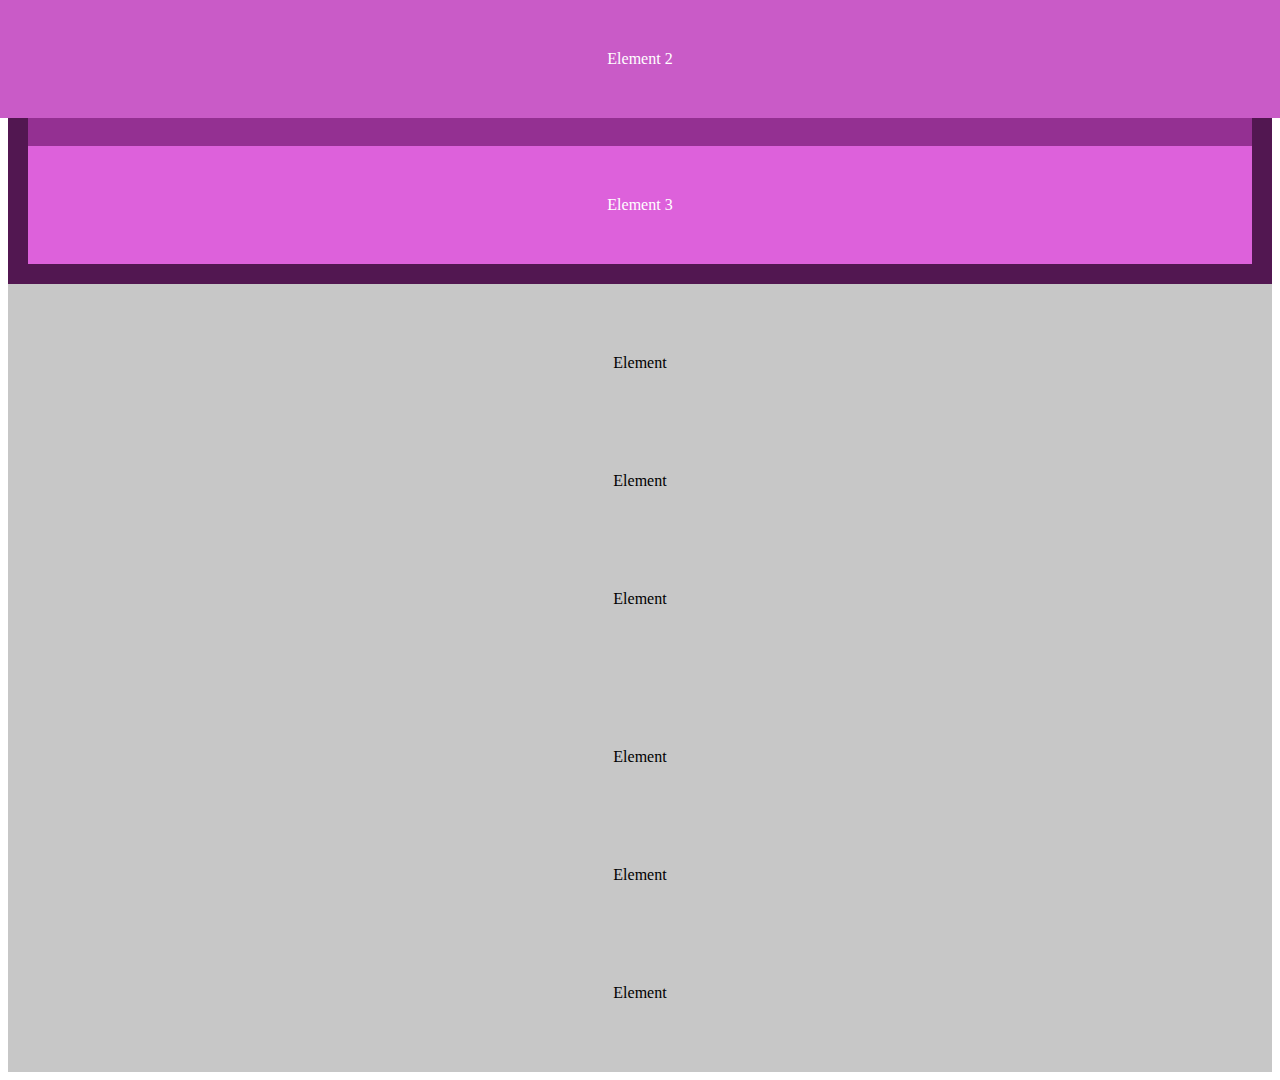
<file: Web Development Course/Document Flow/index.html>
<!DOCTYPE html>
<html lang="en">
  <head>
    <meta charset="UTF-8" />
    <link rel="stylesheet" href="styles.css">
    <title>Position</title>
  </head>
  <body>
    <div id="container">
      <p id="one">Element 1</p>
      <p id="two">Element 2</p>
      <p id="three">Element 3</p>
    </div>
    <div>
      <p>Element</p>
      <p>Element</p>
      <p>Element</p>
    </div>
    <div>
      <p>Element</p>
      <p>Element</p>
      <p>Element</p>
    </div>
  </body>
</html>
</file>
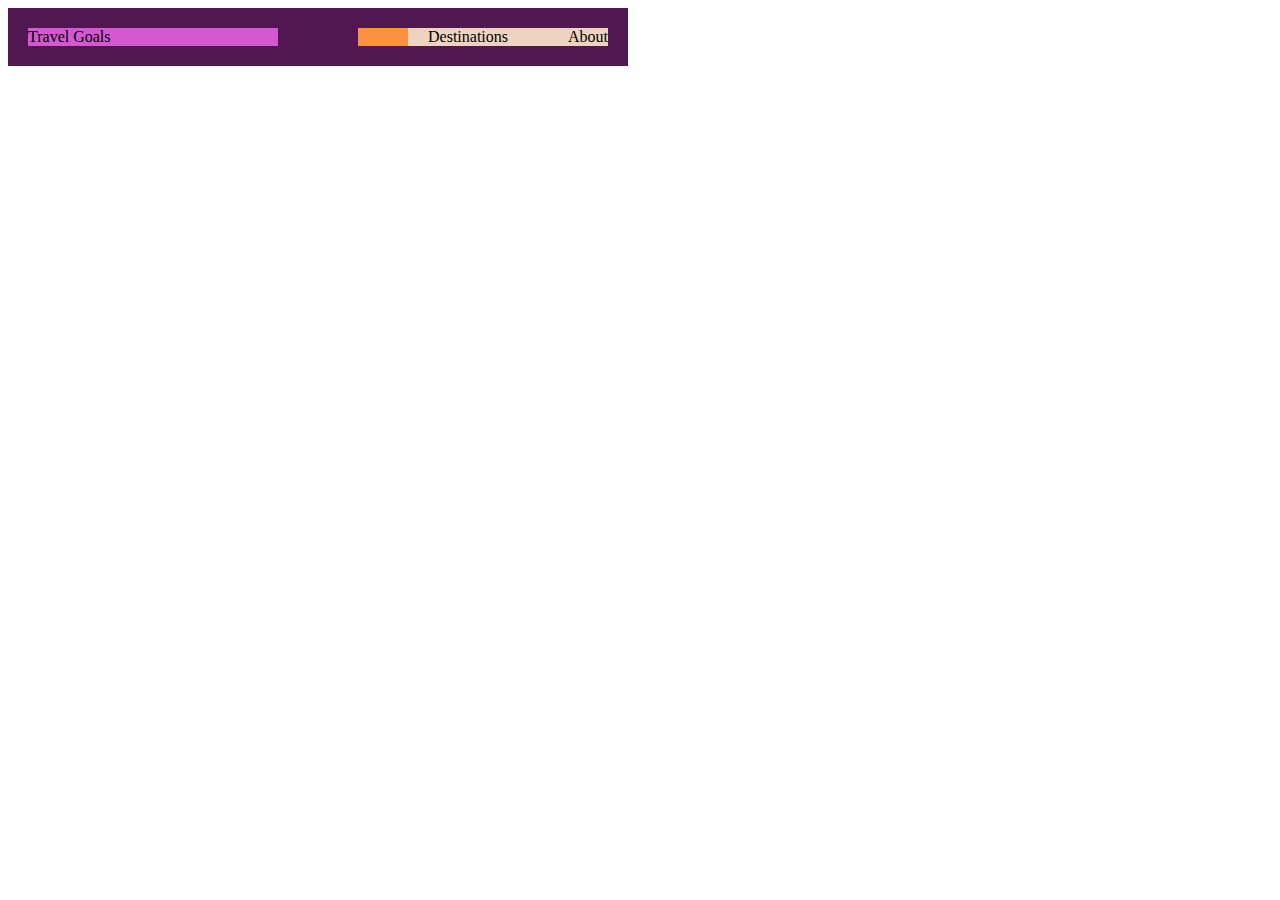
<file: Web Development Course/Flexbox/index.html>
<!DOCTYPE html>
<html lang="en">
  <head>
    <meta charset="UTF-8" />
    <link rel="stylesheet" href="styles.css" />
    <title>Flexbox</title>
  </head>
  <body>
    <header id="container">
      <div>
        <p>Travel Goals</p>
      </div>
      <nav>
        <ul>
          <li>Destinations</li>
          <li>About</li>
        </ul>
      </nav>
    </header>
  </body>
</html>
</file>
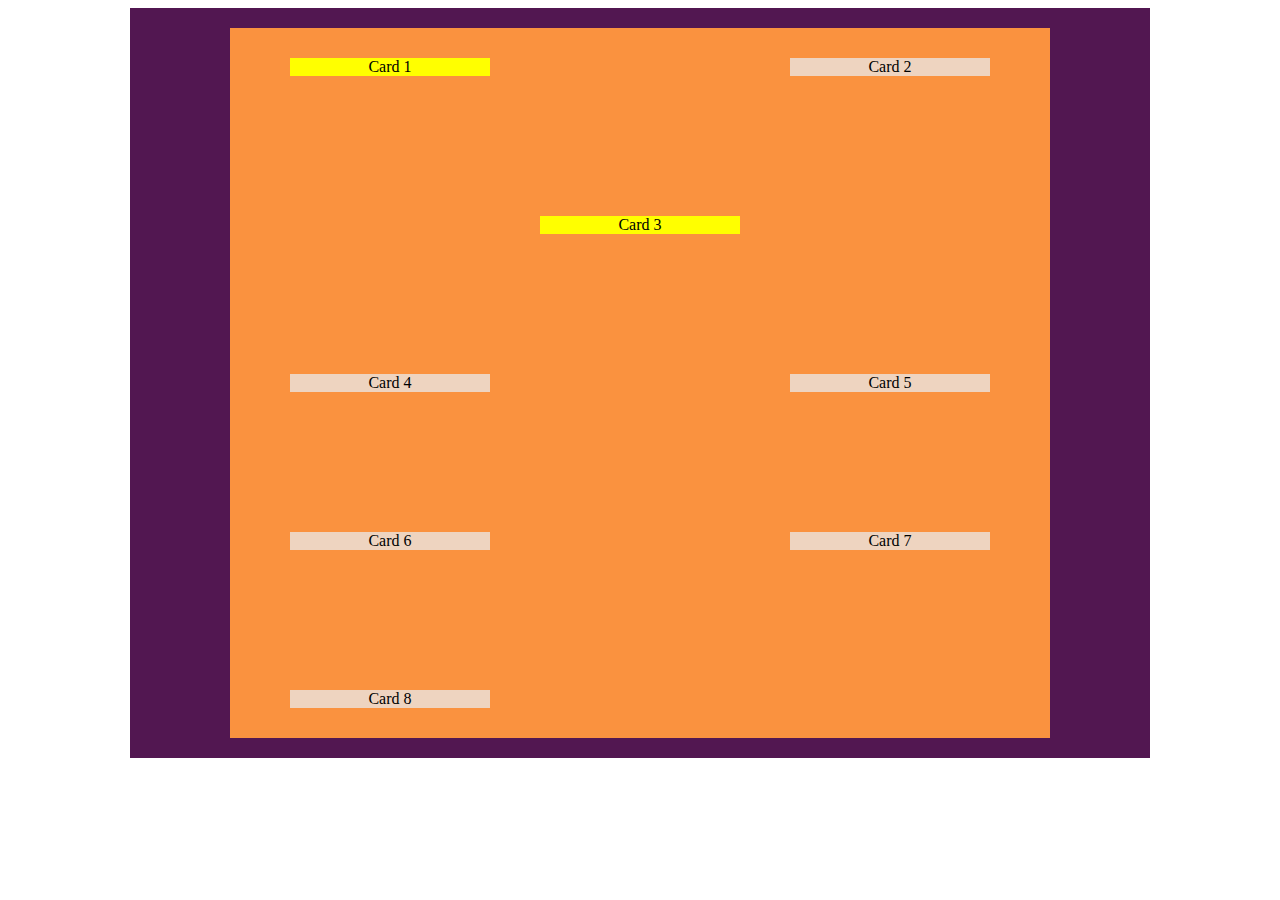
<file: Web Development Course/Grid/index.html>
<!DOCTYPE html>
<html lang="en">
  <head>
    <meta charset="UTF-8" />
    <link rel="stylesheet" href="styles.css" />
    <title>Grid</title>
  </head>
  <body>
    <main>
      <ul>
        <li>Card 1</li>
        <li>Card 2</li>
        <li>Card 3</li>
        <li>Card 4</li>
        <li>Card 5</li>
        <li>Card 6</li>
        <li>Card 7</li>
        <li>Card 8</li>
      </ul>
    </main>
  </body>
</html>
</file>
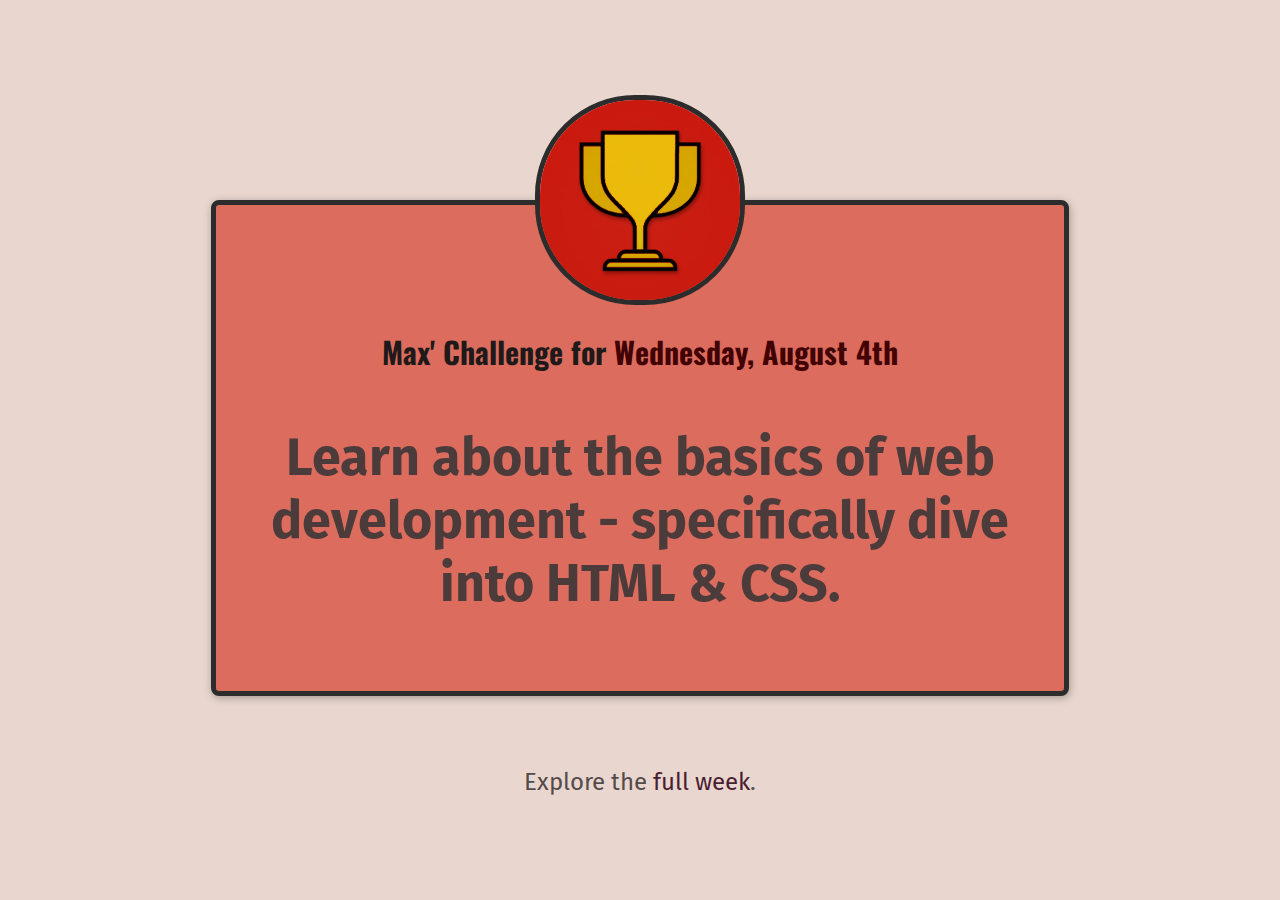
<file: Web Development Course/Project 01 - Daily Challenges Page/index.html>
<!DOCTYPE html>
<html lang="en">
  <head>
    <meta charset="UTF-8" />
    <link rel="preconnect" href="https://fonts.gstatic.com" />
    <link
      href="https://fonts.googleapis.com/css2?family=Fira+Sans:wght@400;700&family=Oswald:wght@700&display=swap"
      rel="stylesheet"
    />
    <link href="styles/shared.css" rel="stylesheet" />
    <link href="styles/daily-challenge.css" rel="stylesheet" />
    <link rel="icon" href="images/favicon.ico" type="image/x-icon" />
    <title>My Daily Challenge</title>
  </head>
  <body>
    <main>
      <img src="images/challenges-trophy.jpg" alt="A trophy" />
      <h1>Max' Challenge for <span>Wednesday, August 4th</span></h1>
      <p id="todays-challenge">
        Learn about the basics of web development - specifically dive into HTML
        & CSS.
      </p>
    </main>
    <footer>
      <p>Explore the <a href="full-week.html">full week</a>.</p>
    </footer>
  </body>
</html>
</file>
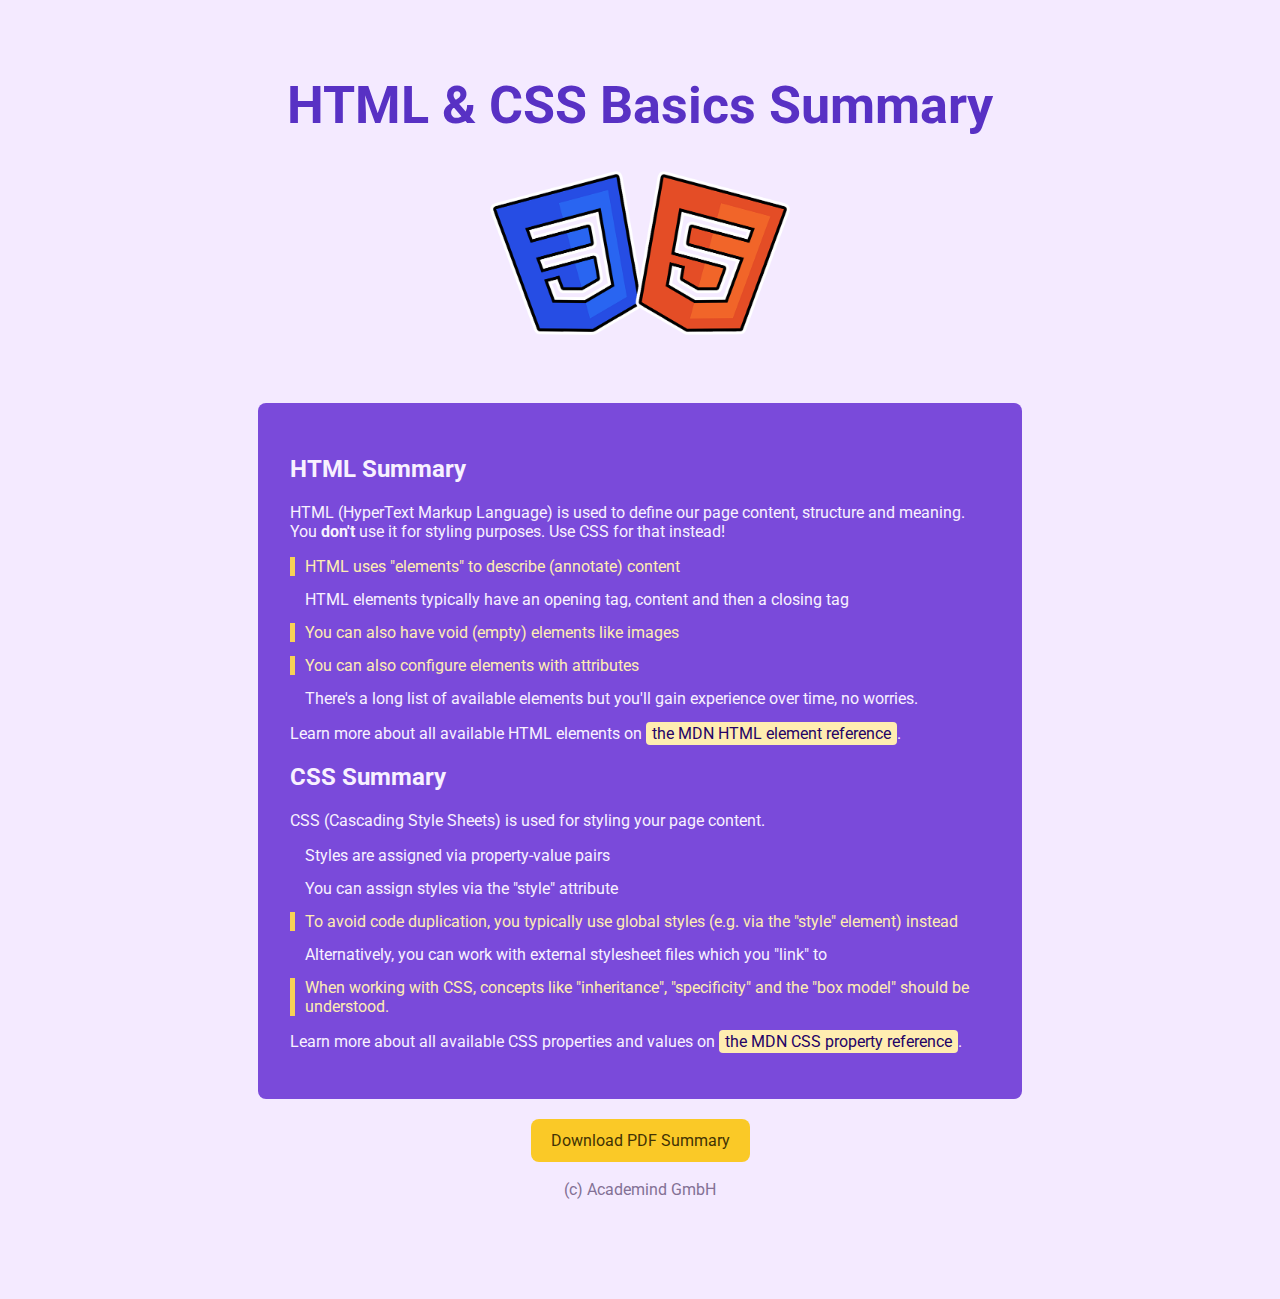
<file: Web Development Course/Project 02 - HTML and CSS Summary Page/index.html>
<!DOCTYPE html>
<html lang="en">
  <head>
    <meta charset="UTF-8" />
    <title>HTML & CSS Basics Summary</title>
    <link rel="preconnect" href="https://fonts.gstatic.com" />
    <link
      href="https://fonts.googleapis.com/css2?family=Roboto:wght@400;900&display=swap"
      rel="stylesheet"
    />
    <link rel="stylesheet" href="styles/styles.css" />
  </head>
  <body>
    <header>
      <h1>HTML & CSS Basics Summary</h1>
      <img src="images/html-css.png" alt="HTML and CSS logos" />
    </header>
    <main>
      <section>
        <h2>HTML Summary</h2>
        <p>
          HTML (HyperText Markup Language) is used to define our page content,
          structure and meaning. You <strong>don't</strong> use it for styling
          purposes. Use CSS for that instead!
        </p>
        <ul id="html-list">
          <li class="extra-important">
            HTML uses "elements" to describe (annotate) content
          </li>
          <li>
            HTML elements typically have an opening tag, content and then a
            closing tag
          </li>
          <li class="extra-important">
            You can also have void (empty) elements like images
          </li>
          <li class="extra-important">
            You can also configure elements with attributes
          </li>
          <li>
            There's a long list of available elements but you'll gain experience
            over time, no worries.
          </li>
        </ul>
        <p>
          Learn more about all available HTML elements on
          <a href="https://developer.mozilla.org/en-US/docs/Web/HTML/Element"
            >the MDN HTML element reference</a
          >.
        </p>
      </section>

      <section>
        <h2>CSS Summary</h2>
        <p>
          CSS (Cascading Style Sheets) is used for styling your page content.
        </p>
        <ul id="css-list">
          <li>Styles are assigned via property-value pairs</li>
          <li>You can assign styles via the "style" attribute</li>
          <li class="extra-important">
            To avoid code duplication, you typically use global styles (e.g. via
            the "style" element) instead
          </li>
          <li>
            Alternatively, you can work with external stylesheet files which you
            "link" to
          </li>
          <li class="extra-important">
            When working with CSS, concepts like "inheritance", "specificity"
            and the "box model" should be understood.
          </li>
        </ul>
        <p>
          Learn more about all available CSS properties and values on
          <a href="https://developer.mozilla.org/en-US/docs/Web/CSS/Reference"
            >the MDN CSS property reference</a
          >.
        </p>
      </section>
    </main>
    <footer>
      <a href="pdfs/html-css-basics-summary.pdf" target="_blank"
        >Download PDF Summary</a
      >
      <p>(c) Academind GmbH</p>
    </footer>
  </body>
</html>
</file>
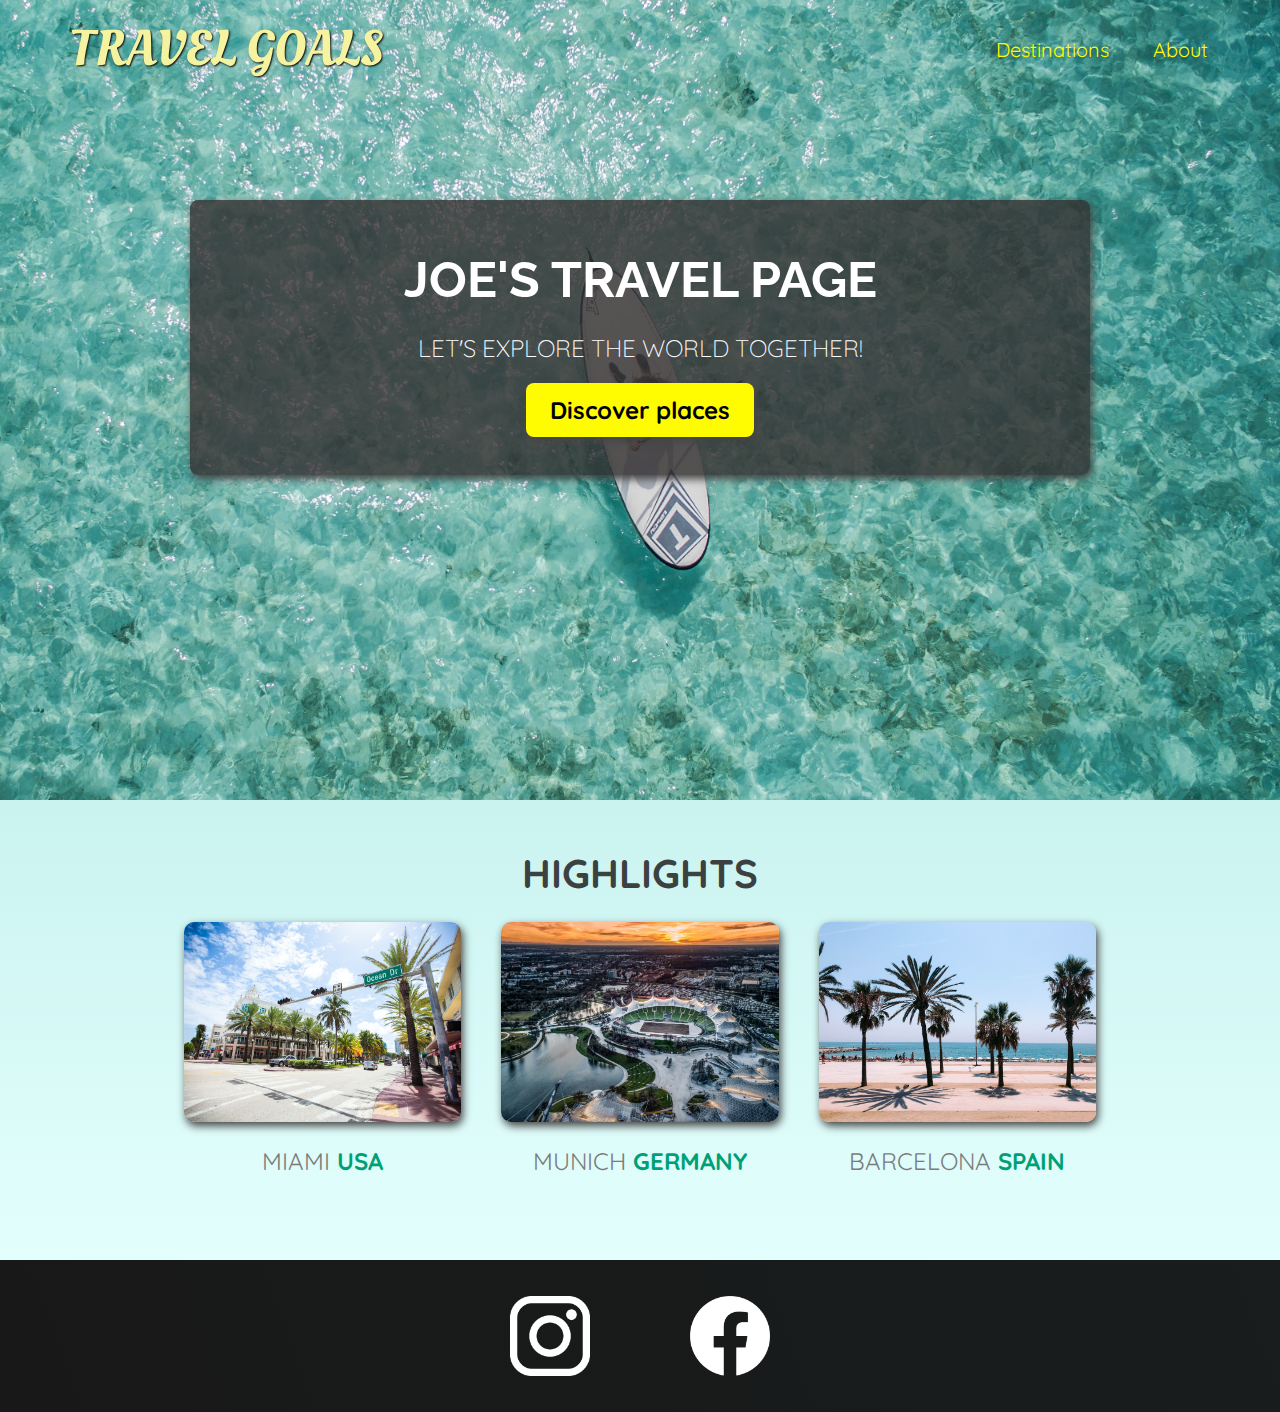
<file: Web Development Course/Project 03 - Travel Goals Page/index.html>
<!DOCTYPE html>
<html lang="en">
  <head>
    <meta charset="UTF-8" />
    <link
      href="https://fonts.googleapis.com/css2?family=Raleway:wght@700&family=Oleo+Script:wght@700&family=Quicksand:wght@300;500&display=swap"
      rel="stylesheet"
    />
    <link rel="stylesheet" href="shared.css" />
    <link rel="stylesheet" href="styles.css" />
    <title>Travel Goals</title>
  </head>
  <body>
    <header>
      <div id="page-logo">
        <a href="/index.html">Travel Goals</a>
      </div>
      <nav>
        <ul>
          <li><a href="/places.html">Destinations</a></li>
          <li><a href="">About</a></li>
        </ul>
      </nav>
    </header>
    <main>
      <section id="hero">
        <div id="hero-content">
          <h1>Joe's Travel Page</h1>
          <p>Let's explore the world together!</p>
          <a href="/places.html">Discover places</a>
        </div>
      </section>
      <section id="highlights">
        <h2>Highlights</h2>
        <ul id="destinations">
          <li class="destination">
            <img
              src="images/places/miami.jpg"
              alt="Miami streets on sunny day"
            />
            <p>Miami <strong>USA</strong></p>
          </li>
          <li class="destination">
            <img
              src="images/places/munich.jpg"
              alt="Munich stadium in winter"
            />
            <p>Munich <strong>Germany</strong></p>
          </li>
          <li class="destination">
            <img
              src="images/places/barcelona.jpg"
              alt="Palm beach in Barcelona"
            />
            <p>Barcelona <strong>Spain</strong></p>
          </li>
        </ul>
      </section>
    </main>
    <footer>
      <ul>
        <li>
          <a href="https://www.instagram.com">
            <img src="images/icons/insta.png" alt="Instagram logo"
          /></a>
        </li>
        <li>
          <a href="https://www.facebook.com">
            <img src="images/icons/facebook.png" alt="Facebook logo"
          /></a>
        </li>
      </ul>
    </footer>
  </body>
</html>
</file>
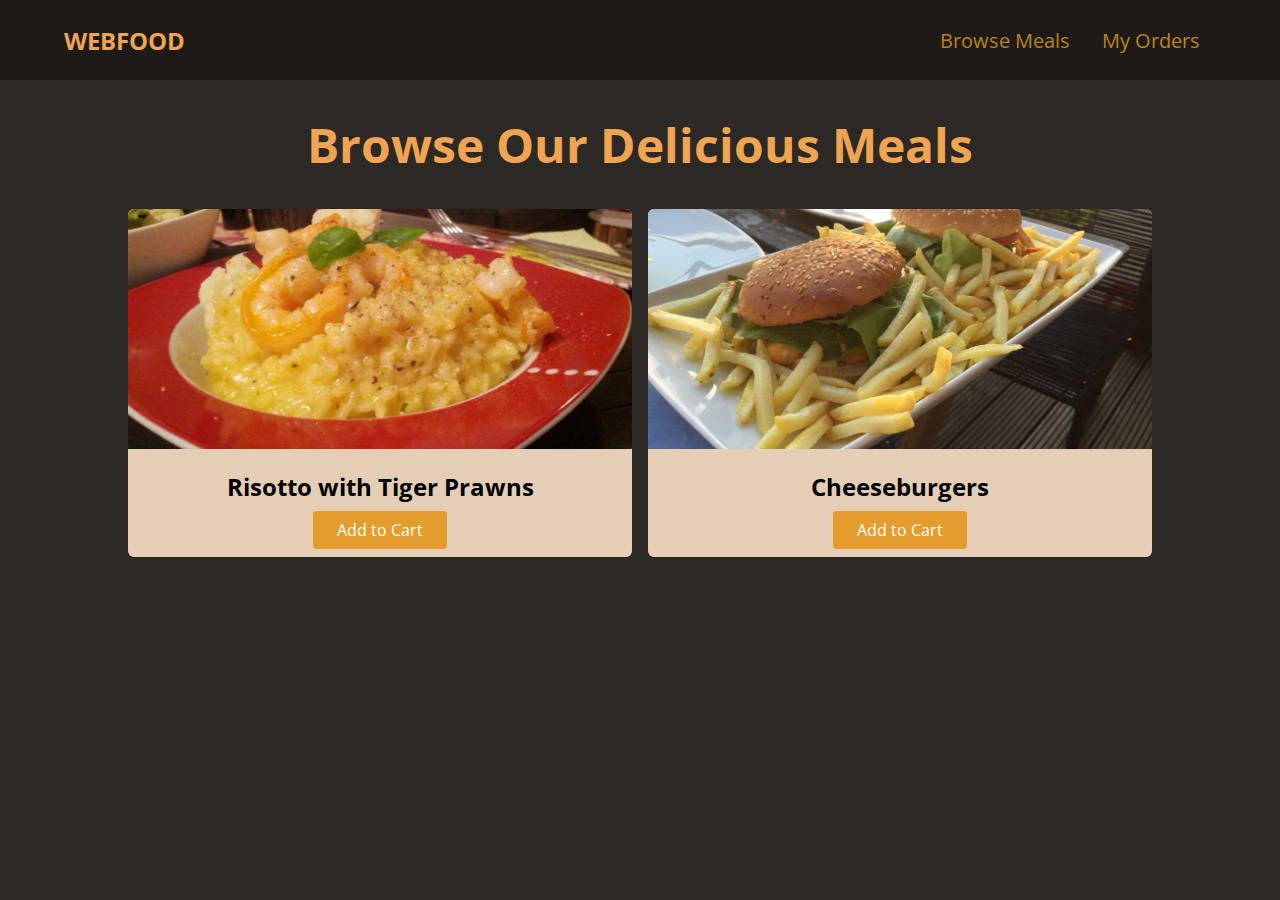
<file: Web Development Course/Project 04 - Responsive Design Page/index.html>
<!DOCTYPE html>
<html lang="en">
  <head>
    <meta charset="UTF-8" />
    <meta http-equiv="X-UA-Compatible" content="IE=edge" />
    <meta name="viewport" content="width=device-width, initial-scale=1.0" />
    <title>WebFood</title>
    <link rel="preconnect" href="https://fonts.gstatic.com" />
    <link
      href="https://fonts.googleapis.com/css2?family=Open+Sans:wght@400;700&display=swap"
      rel="stylesheet"
    />
    <link rel="stylesheet" href="styles.css" />
  </head>
  <body>
    <header id="main-header">
      <a href="index.html" id="logo">WebFood</a>
      <nav>
        <ul>
          <li>
            <a href="">Browse Meals</a>
          </li>
          <li>
            <a href="">My Orders</a>
          </li>
        </ul>
      </nav>
      <a href="#side-drawer" class="menu-btn">
        <span></span>
        <span></span>
        <span></span>
      </a>
    </header>
    <aside id="side-drawer">
      <header>
        <a href="#" class="menu-btn">
          <span></span>
          <span></span>
          <span></span>
        </a>
      </header>
      <nav>
        <ul>
          <li>
            <a href="">Browse Meals</a>
          </li>
          <li>
            <a href="">My Orders</a>
          </li>
        </ul>
      </nav>
    </aside>
    <main>
      <h1>Browse Our Delicious Meals</h1>
      <section id="latest-products">
        <ul>
          <li class="food-item">
            <article>
              <img
                src="images/risotto.jpg"
                alt="Delicious risotto with tiger prawns"
              />
              <div class="food-item-content">
                <h2>Risotto with Tiger Prawns</h2>
                <a href="" class="btn">Add to Cart</a>
              </div>
            </article>
          </li>
          <li class="food-item">
            <article>
              <img
                src="images/cheeseburgers.jpg"
                alt="Classic cheeseburgers with fries"
              />
              <div class="food-item-content">
                <h2>Cheeseburgers</h2>
                <a href="" class="btn">Add to Cart</a>
              </div>
            </article>
          </li>
        </ul>
      </section>
    </main>
  </body>
</html>
</file>
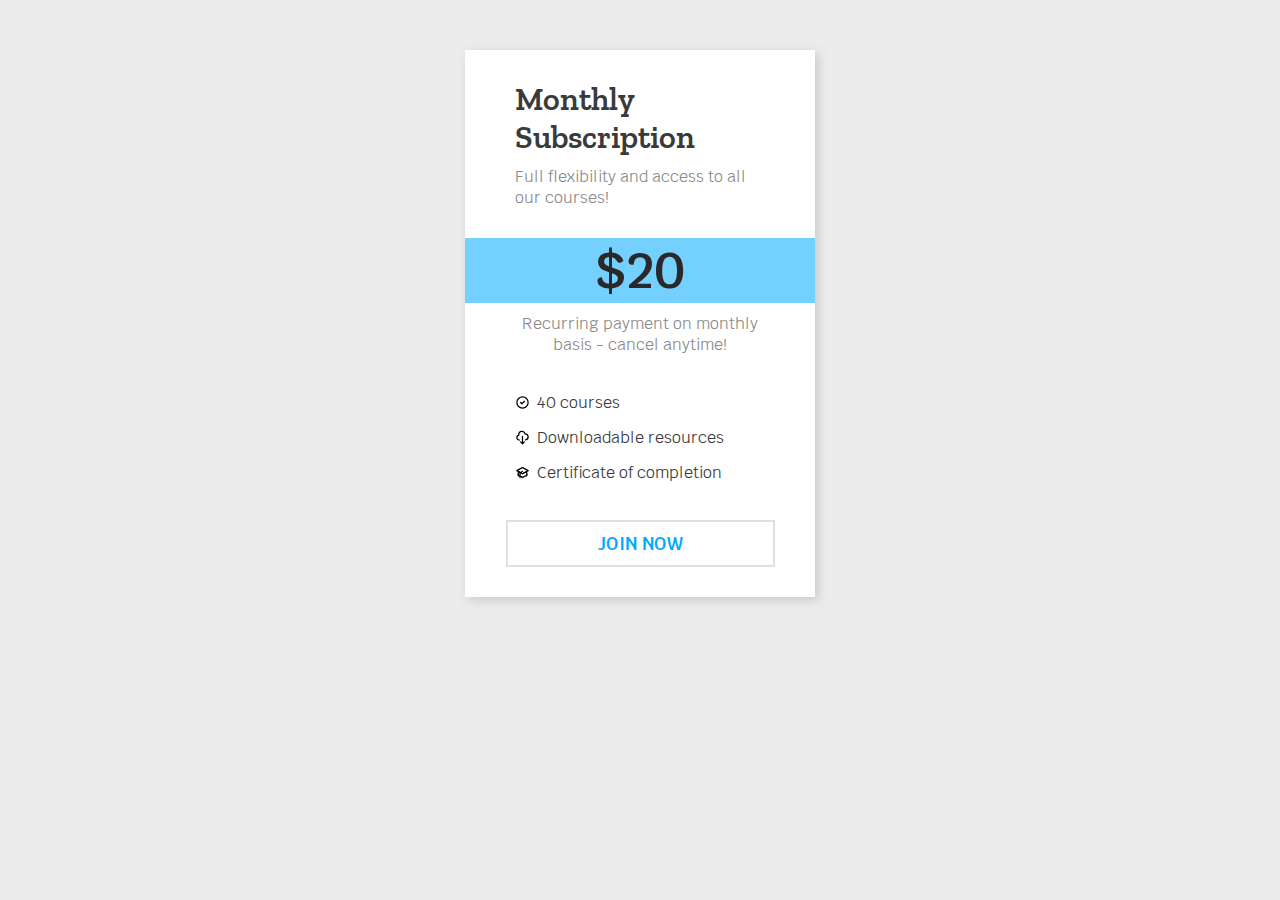
<file: Web Development Course/Project 05 - Beautiful Page/index.html>
<!DOCTYPE html>
<html lang="en">
  <head>
    <meta charset="UTF-8" />
    <meta http-equiv="X-UA-Compatible" content="IE=edge" />
    <meta name="viewport" content="width=device-width, initial-scale=1.0" />
    <link rel="preconnect" href="https://fonts.googleapis.com" />
    <link rel="preconnect" href="https://fonts.gstatic.com" crossorigin />
    <link
      href="https://fonts.googleapis.com/css2?family=Krub:wght@400;600&family=Zilla+Slab:wght@400;600&display=swap"
      rel="stylesheet"
    />
    <link rel="stylesheet" href="styles.css" />
    <title>Best Courses</title>
  </head>
  <body>
    <div class="card-container">
      <h1>Monthly Subscription</h1>
      <p class="card-info">Full flexibility and access to all our courses!</p>
      <p class="price">$20</p>
      <p class="price-info">
        Recurring payment on monthly basis - cancel anytime!
      </p>
      <div class="sub-details">
        <div class="sub-feature">
          <div class="icon">
            <svg
              class="w-6 h-6"
              fill="none"
              stroke="currentColor"
              viewBox="0 0 24 24"
              xmlns="http://www.w3.org/2000/svg"
            >
              <path
                stroke-linecap="round"
                stroke-linejoin="round"
                stroke-width="2"
                d="M9 12l2 2 4-4m6 2a9 9 0 11-18 0 9 9 0 0118 0z"
              ></path>
            </svg>
          </div>
          <p class="sub-feature-text">40 courses</p>
        </div>
        <div class="sub-feature">
          <div class="icon">
            <svg
              class="w-6 h-6"
              fill="none"
              stroke="currentColor"
              viewBox="0 0 24 24"
              xmlns="http://www.w3.org/2000/svg"
            >
              <path
                stroke-linecap="round"
                stroke-linejoin="round"
                stroke-width="2"
                d="M7 16a4 4 0 01-.88-7.903A5 5 0 1115.9 6L16 6a5 5 0 011 9.9M9 19l3 3m0 0l3-3m-3 3V10"
              ></path>
            </svg>
          </div>
          <p class="sub-feature-text">Downloadable resources</p>
        </div>
        <div class="sub-feature">
          <div class="icon">
            <svg
              class="w-6 h-6"
              fill="none"
              stroke="currentColor"
              viewBox="0 0 24 24"
              xmlns="http://www.w3.org/2000/svg"
            >
              <path d="M12 14l9-5-9-5-9 5 9 5z"></path>
              <path
                d="M12 14l6.16-3.422a12.083 12.083 0 01.665 6.479A11.952 11.952 0 0012 20.055a11.952 11.952 0 00-6.824-2.998 12.078 12.078 0 01.665-6.479L12 14z"
              ></path>
              <path
                stroke-linecap="round"
                stroke-linejoin="round"
                stroke-width="2"
                d="M12 14l9-5-9-5-9 5 9 5zm0 0l6.16-3.422a12.083 12.083 0 01.665 6.479A11.952 11.952 0 0012 20.055a11.952 11.952 0 00-6.824-2.998 12.078 12.078 0 01.665-6.479L12 14zm-4 6v-7.5l4-2.222"
              ></path>
            </svg>
          </div>
          <p class="sub-feature-text">Certificate of completion</p>
        </div>
      </div>
      <div class="button-container">
        <a class="button" href="">Join now</a>
      </div>
    </div>
  </body>
</html>
</file>
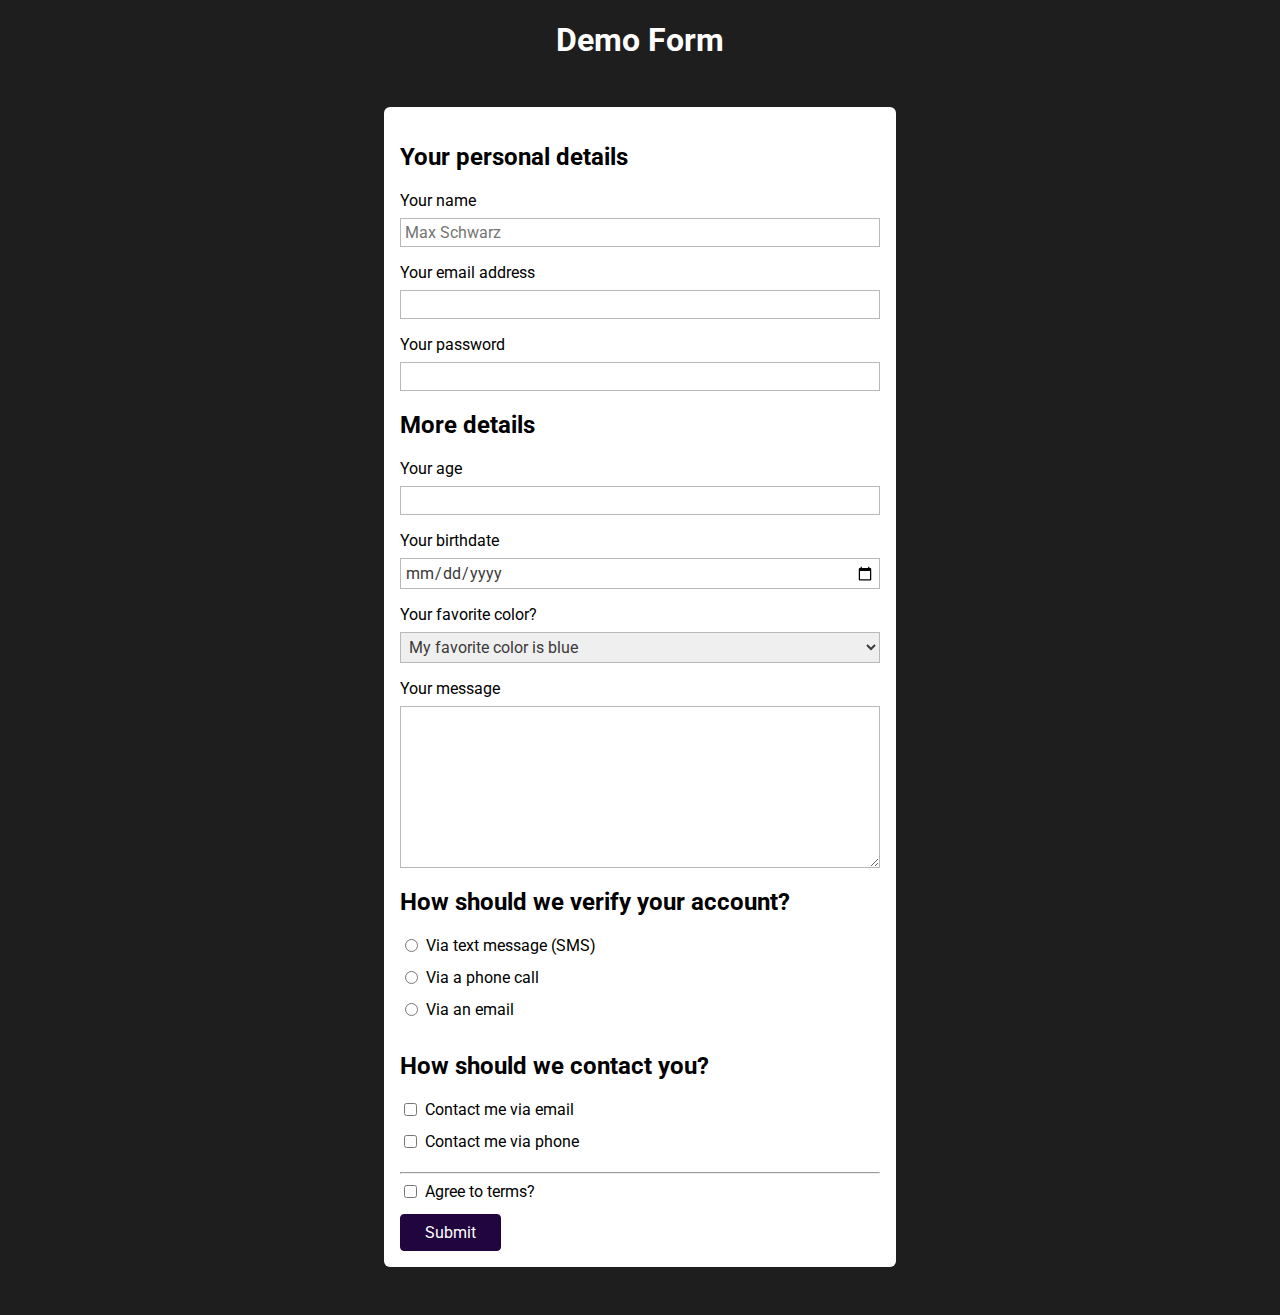
<file: Web Development Course/Project 06 - Forms Page/index.html>
<!DOCTYPE html>
<html lang="en">
  <head>
    <meta charset="UTF-8" />
    <meta name="viewport" content="width=device-width, initial-scale=1.0" />
    <title>HTML Forms</title>
    <link rel="preconnect" href="https://fonts.gstatic.com" />
    <link
      href="https://fonts.googleapis.com/css2?family=Roboto:wght@400;700&display=swap"
      rel="stylesheet"
    />
    <link rel="stylesheet" href="styles.css" />
  </head>
  <body>
    <header>
      <h1>Demo Form</h1>
    </header>
    <main>
      <form action="/" method="GET">
        <section>
          <h2>Your personal details</h2>
          <ul>
            <li>
              <label for="username">Your name</label>
              <input
                type="text"
                name="user-name"
                id="username"
                required
                placeholder="Max Schwarz"
              />
            </li>
            <li>
              <label for="useremail">Your email address</label>
              <input type="email" name="user-email" id="useremail" required />
            </li>
            <li>
              <label for="userpassword">Your password</label>
              <input
                type="password"
                name="user-password"
                id="userpassword"
                required
                minlength="7"
              />
            </li>
          </ul>
        </section>

        <section>
          <h2>More details</h2>
          <ul>
            <li>
              <label for="userage">Your age</label>
              <input
                type="number"
                step="1"
                name="user-age"
                id="userage"
                required
                min="18"
                max="100"
              />
            </li>
            <li>
              <label for="birthdate">Your birthdate</label>
              <input
                type="date"
                id="birthdate"
                name="user-birthdate"
                required
                min="1921-01-01"
                max="2003-01-01"
              />
            </li>
            <li>
              <label for="favorite-color">Your favorite color?</label>
              <select id="favorite-color" name="favorite-color">
                <option value="blue">My favorite color is blue</option>
                <option value="black">Black</option>
                <option value="red">Red</option>
              </select>
            </li>
          </ul>
        </section>

        <section>
          <label for="usermessage">Your message</label>
          <textarea
            id="usermessage"
            name="user-message"
            required
            rows="8"
          ></textarea>
        </section>

        <section>
          <h2>How should we verify your account?</h2>
          <ul>
            <li class="form-control-inline">
              <input
                type="radio"
                name="verify"
                id="verify-text-message"
                value="text-message"
                required
              />
              <label for="verify-text-message">Via text message (SMS)</label>
            </li>
            <li class="form-control-inline">
              <input
                type="radio"
                name="verify"
                id="verify-phone"
                value="phone"
                required
              />
              <label for="verify-phone">Via a phone call</label>
            </li>
            <li class="form-control-inline">
              <input
                type="radio"
                name="verify"
                id="verify-email"
                value="email"
                required
              />
              <label for="verify-email">Via an email</label>
            </li>
          </ul>
        </section>

        <section>
          <h2>How should we contact you?</h2>
          <ul>
            <li class="form-control-inline">
              <input
                type="checkbox"
                id="contact-email"
                name="contact"
                value="email"
              />
              <label for="contact-email">Contact me via email</label>
            </li>
            <li class="form-control-inline">
              <input
                type="checkbox"
                id="contact-phone"
                name="contact"
                value="phone"
              />
              <label for="contact-phone">Contact me via phone</label>
            </li>
          </ul>
        </section>

        <hr />

        <section>
          <div class="form-control-inline">
            <input type="checkbox" id="agree-terms" name="terms" />
            <label for="agree-terms">Agree to terms?</label>
          </div>
        </section>

        <section>
          <button type="submit">Submit</button>
        </section>
      </form>
    </main>
  </body>
</html>
</file>
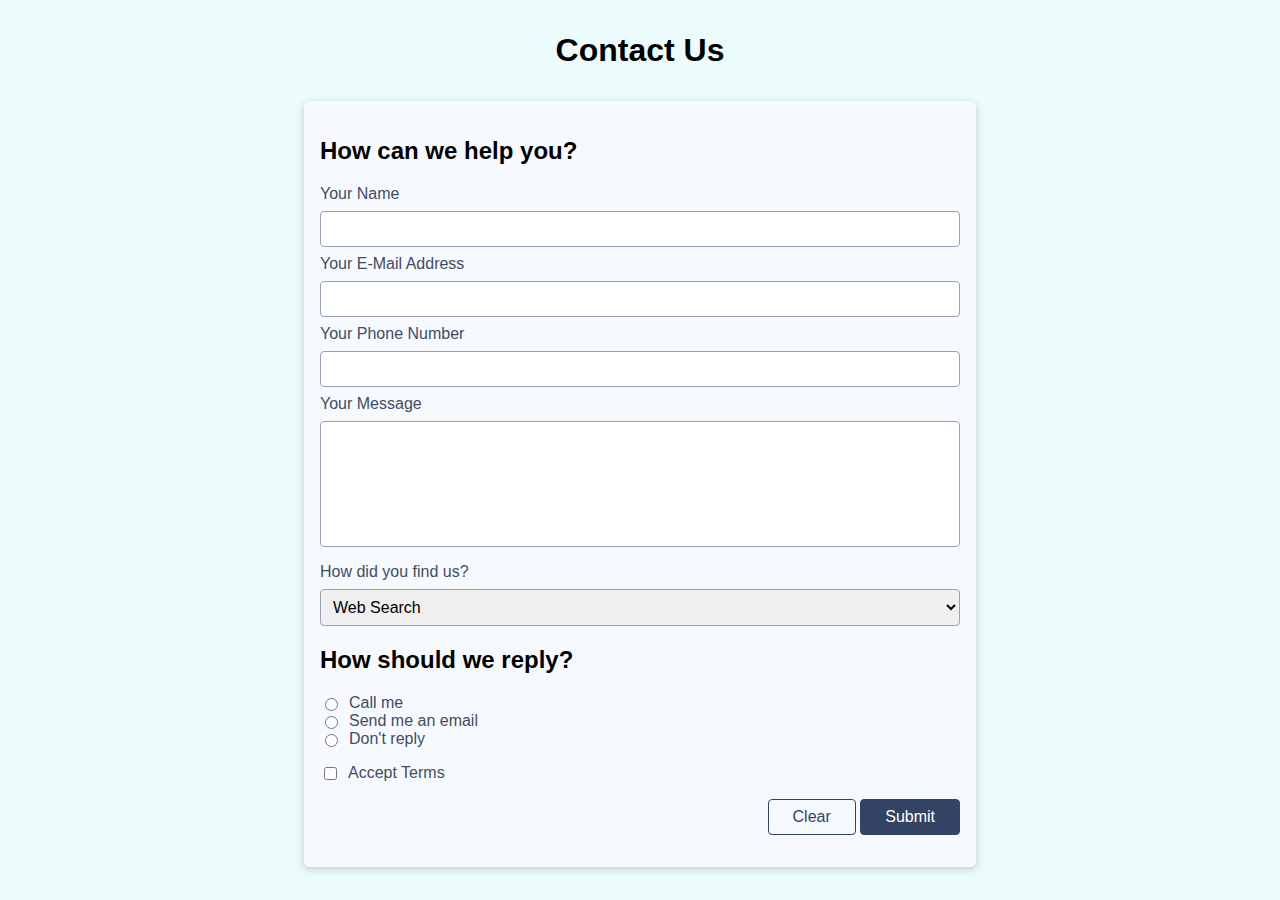
<file: Web Development Course/Project 07 - Forms Challenge Page/index.html>
<!DOCTYPE html>
<html lang="en">
  <head>
    <meta charset="UTF-8" />
    <meta name="viewport" content="width=device-width, initial-scale=1.0" />
    <title>Forms Challenge</title>
    <link rel="stylesheet" href="styles.css" />
  </head>
  <body>
    <header>
      <h1>Contact Us</h1>
    </header>
    <main>
      <form action="/" method="GET">
        <section>
          <h2>How can we help you?</h2>
          <ul>
            <li>
              <label for="username">Your Name</label>
              <input type="text" id="username" name="username" required />
            </li>
            <li>
              <label for="email">Your E-Mail Address</label>
              <input type="email" id="email" name="email" required />
            </li>
            <li>
              <label for="phone">Your Phone Number</label>
              <input
                type="tel"
                id="phone"
                name="phone"
                required
                minlength="5"
              />
            </li>
            <li>
              <label for="message">Your Message</label>
              <textarea
                id="message"
                name="message"
                required
                minlength="10"
                maxlength="200"
                rows="6"
              ></textarea>
            </li>
          </ul>
        </section>
        <section>
          <label for="channel">How did you find us?</label>
          <select name="channel" id="channel" required>
            <option value="search">Web Search</option>
            <option value="word-of-mouth">Word of Mouth</option>
            <option value="other">Other</option>
          </select>
        </section>
        <section>
          <h2>How should we reply?</h2>
          <ul>
            <li class="inline-control">
              <input
                type="radio"
                name="reply"
                id="reply-phone"
                value="phone"
                required
              />
              <label for="reply-phone">Call me</label>
            </li>
            <li class="inline-control">
              <input
                type="radio"
                name="reply"
                id="reply-email"
                value="email"
                required
              />
              <label for="reply-email">Send me an email</label>
            </li>
            <li class="inline-control">
              <input
                type="radio"
                name="reply"
                id="reply-none"
                value="none"
                required
              />
              <label for="reply-none">Don't reply</label>
            </li>
          </ul>
        </section>
        <section class="inline-control">
          <input
            type="checkbox"
            name="accept-terms"
            id="accept-terms"
            required
          />
          <label for="accept-terms">Accept Terms</label>
        </section>
        <section id="form-actions">
          <button type="reset" class="btn-empty">Clear</button>
          <button type="submit" class="btn-filled">Submit</button>
        </section>
      </form>
    </main>
  </body>
</html>
</file>
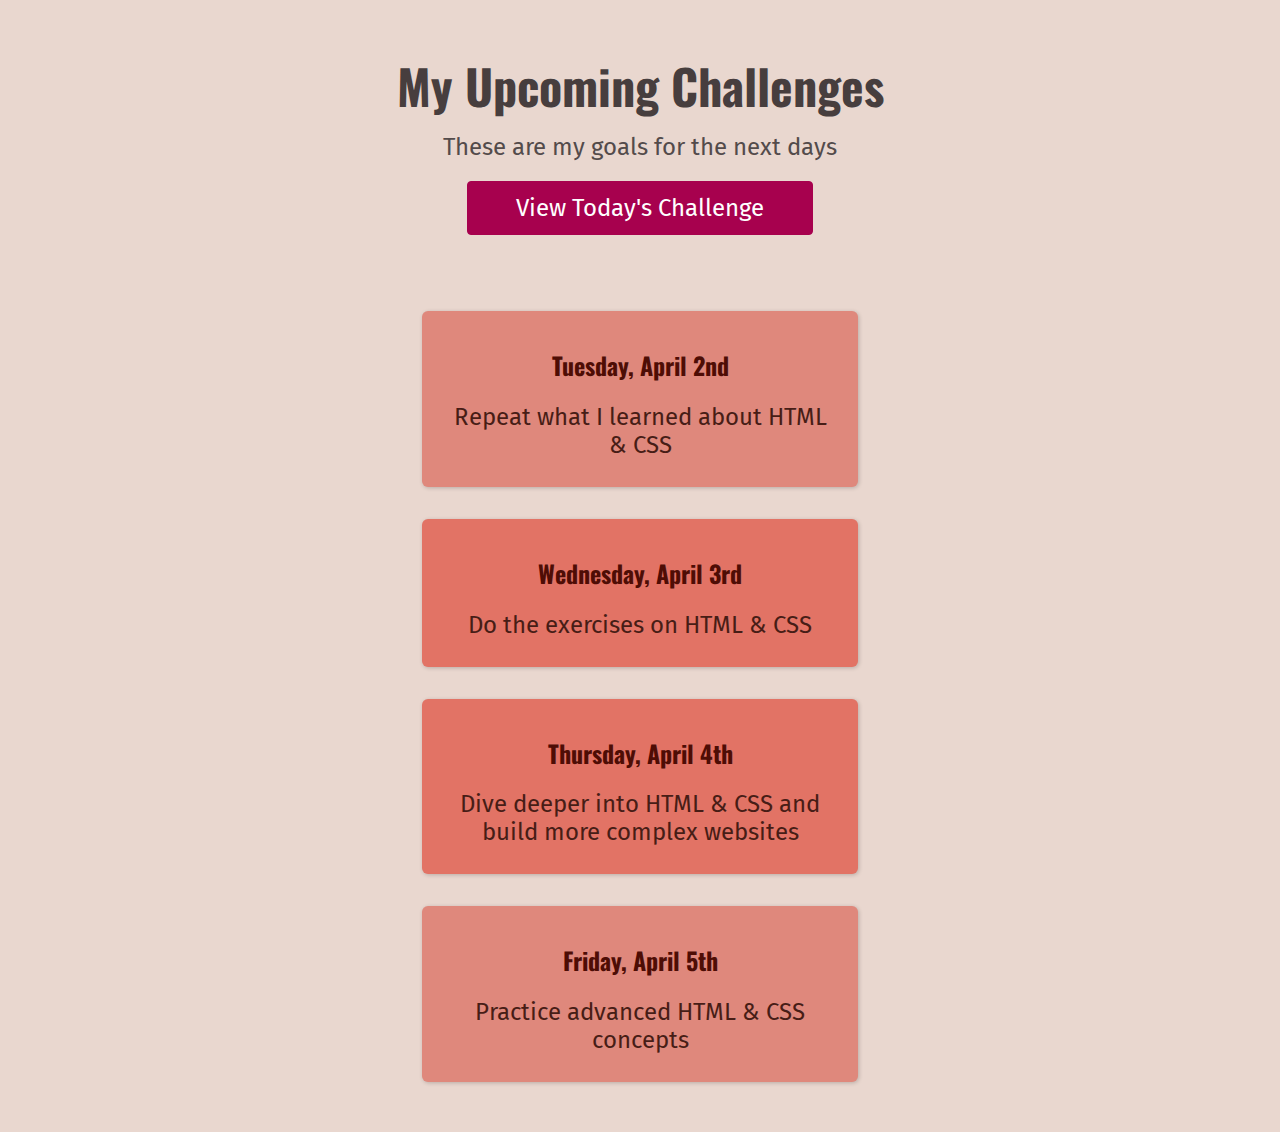
<file: Web Development Course/Project 01 - Daily Challenges Page/full-week.html>
<!DOCTYPE html>
<html lang="en">
  <head>
    <meta charset="UTF-8" />
    <title>My Upcoming Challenges</title>
    <link rel="preconnect" href="https://fonts.gstatic.com" />
    <link
      href="https://fonts.googleapis.com/css2?family=Fira+Sans:wght@400;700&family=Oswald:wght@700&display=swap"
      rel="stylesheet"
    />
    <link href="styles/shared.css" rel="stylesheet" />
    <link href="styles/full-week.css" rel="stylesheet" />
    <link rel="icon" href="images/favicon.ico" type="image/x-icon" />
  </head>
  <body>
    <header>
      <h1>My Upcoming Challenges</h1>
      <p id="description">These are my goals for the next days</p>
      <a href="index.html">View Today's Challenge</a>
    </header>
    <main>
      <ol>
        <li>
          <h2>Tuesday, April 2nd</h2>
          <p>Repeat what I learned about HTML & CSS</p>
        </li>
        <li class="highlight-goal">
          <h2>Wednesday, April 3rd</h2>
          <p>Do the exercises on HTML & CSS</p>
        </li>
        <li class="highlight-goal">
          <h2>Thursday, April 4th</h2>
          <p>Dive deeper into HTML & CSS and build more complex websites</p>
        </li>
        <li>
          <h2>Friday, April 5th</h2>
          <p>Practice advanced HTML & CSS concepts</p>
        </li>
      </ol>
    </main>
  </body>
</html>
</file>
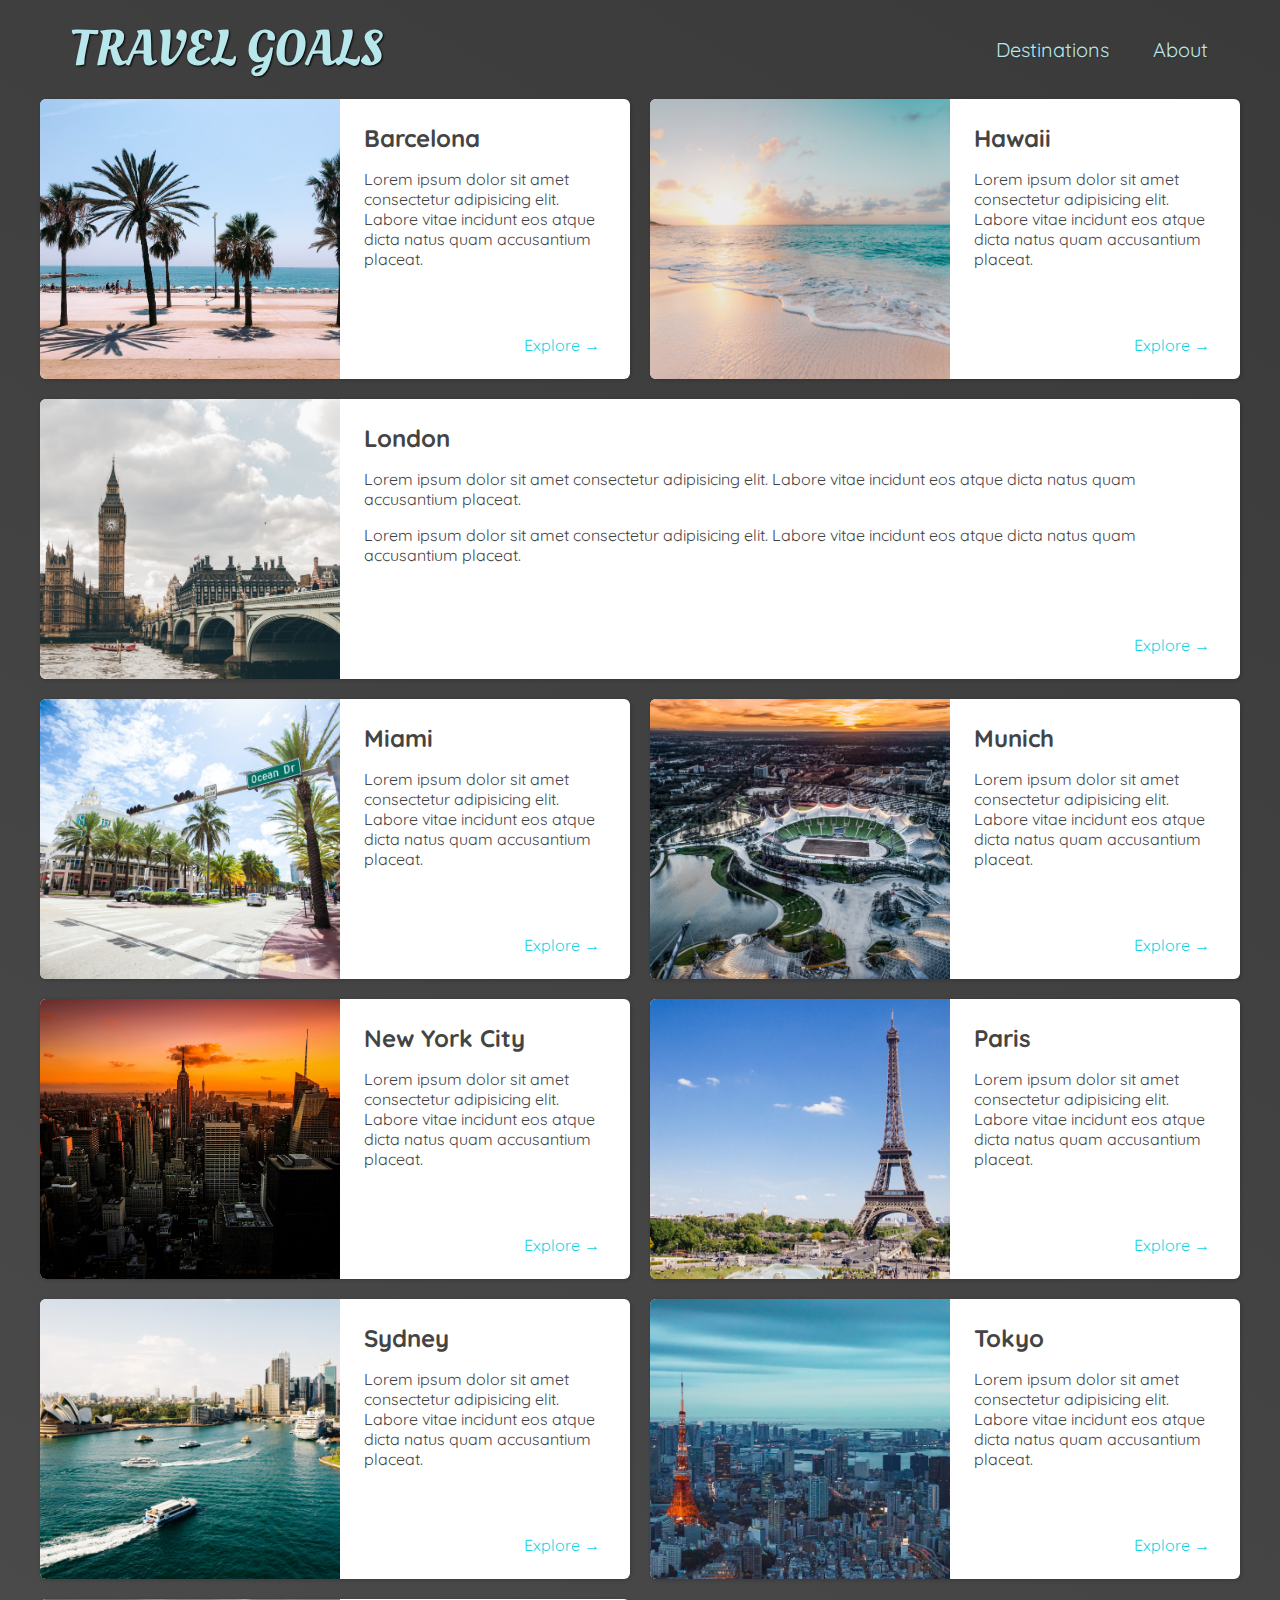
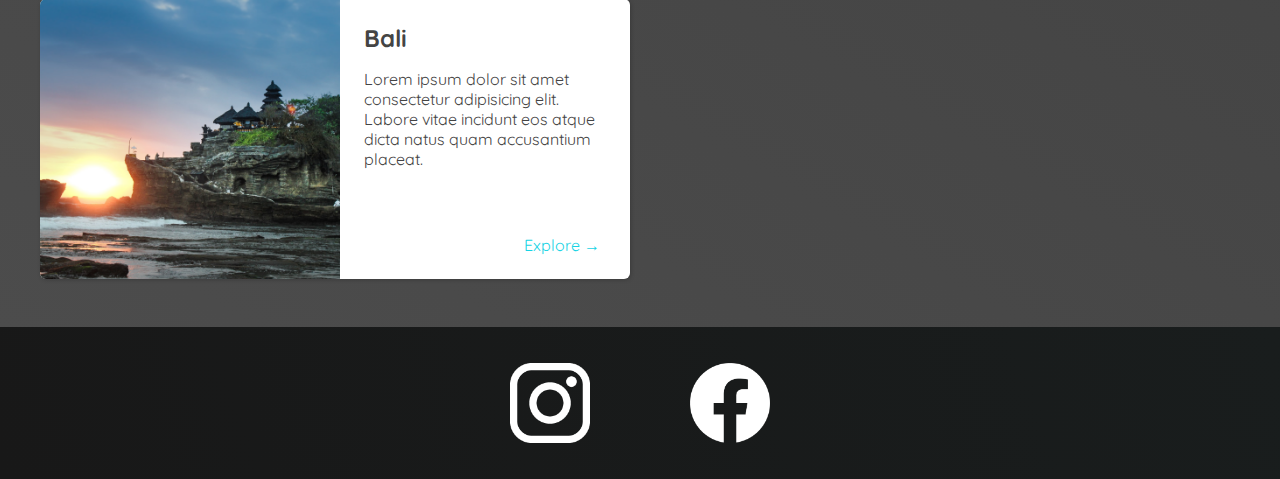
<file: Web Development Course/Project 03 - Travel Goals Page/places.html>
<!DOCTYPE html>
<html lang="en">
  <head>
    <meta charset="UTF-8" />
    <link
      href="https://fonts.googleapis.com/css2?family=Raleway:wght@700&family=Oleo+Script:wght@700&family=Quicksand:wght@300;500&display=swap"
      rel="stylesheet"
    />
    <link rel="stylesheet" href="shared.css" />
    <link rel="stylesheet" href="places.css" />
    <title>Travel Goals</title>
  </head>
  <body>
    <header>
      <div id="page-logo">
        <a href="/index.html">Travel Goals</a>
      </div>
      <nav>
        <ul>
          <li><a href="/places.html">Destinations</a></li>
          <li><a href="">About</a></li>
        </ul>
      </nav>
    </header>
    <main>
      <ul>
        <li>
          <img src="images/places/barcelona.jpg" alt="City of Barcelona" />
          <div class="item-content">
            <div>
              <h2>Barcelona</h2>
              <p>
                Lorem ipsum dolor sit amet consectetur adipisicing elit. Labore
                vitae incidunt eos atque dicta natus quam accusantium placeat.
              </p>
            </div>
            <div class="actions">
              <a href="https://en.wikipedia.org/wiki/Barcelona">Explore &#x2192</a>
            </div>
          </div>
        </li>
        <li>
          <img src="images/places/hawaii.jpg" alt="Hawaii beach" />
          <div class="item-content">
            <div>
              <h2>Hawaii</h2>
              <p>
                Lorem ipsum dolor sit amet consectetur adipisicing elit. Labore
                vitae incidunt eos atque dicta natus quam accusantium placeat.
              </p>
            </div>
            <div class="actions">
              <a href="https://en.wikipedia.org/wiki/Hawaii">Explore &#x2192</a>
            </div>
          </div>
        </li>
        <li>
          <img src="images/places/london.jpg" alt="London city" />
          <div class="item-content">
            <div>
              <h2>London</h2>
              <p>
                Lorem ipsum dolor sit amet consectetur adipisicing elit. Labore
                vitae incidunt eos atque dicta natus quam accusantium placeat.
              </p>
              <p>
                Lorem ipsum dolor sit amet consectetur adipisicing elit. Labore
                vitae incidunt eos atque dicta natus quam accusantium placeat.
              </p>
            </div>
            <div class="actions">
              <a href="https://en.wikipedia.org/wiki/London">Explore &#x2192</a>
            </div>
          </div>
        </li>
        <li>
          <img src="images/places/miami.jpg" alt="Miami streets" />
          <div class="item-content">
            <div>
              <h2>Miami</h2>
              <p>
                Lorem ipsum dolor sit amet consectetur adipisicing elit. Labore
                vitae incidunt eos atque dicta natus quam accusantium placeat.
              </p>
            </div>
            <div class="actions">
              <a href="https://en.wikipedia.org/wiki/Miami">Explore &#x2192</a>
            </div>
          </div>
        </li>
        <li>
          <img src="images/places/munich.jpg" alt="Munich football stadium" />
          <div class="item-content">
            <div>
              <h2>Munich</h2>
              <p>
                Lorem ipsum dolor sit amet consectetur adipisicing elit. Labore
                vitae incidunt eos atque dicta natus quam accusantium placeat.
              </p>
            </div>
            <div class="actions">
              <a href="https://en.wikipedia.org/wiki/Munich">Explore &#x2192</a>
            </div>
          </div>
        </li>
        <li>
          <img src="images/places/new-york-city.jpg" alt="New York City skyline" />
          <div class="item-content">
            <div>
              <h2>New York City</h2>
              <p>
                Lorem ipsum dolor sit amet consectetur adipisicing elit. Labore
                vitae incidunt eos atque dicta natus quam accusantium placeat.
              </p>
            </div>
            <div class="actions">
              <a href="https://en.wikipedia.org/wiki/New_York_City"
                >Explore &#x2192</a
              >
            </div>
          </div>
        </li>
        <li>
          <img src="images/places/paris.jpg" alt="Paris city" />
          <div class="item-content">
            <div>
              <h2>Paris</h2>
              <p>
                Lorem ipsum dolor sit amet consectetur adipisicing elit. Labore
                vitae incidunt eos atque dicta natus quam accusantium placeat.
              </p>
            </div>
            <div class="actions">
              <a href="https://en.wikipedia.org/wiki/Paris">Explore &#x2192</a>
            </div>
          </div>
        </li>
        <li>
          <img src="images/places/sydney.jpg" alt="Sydney beach" />
          <div class="item-content">
            <div>
              <h2>Sydney</h2>
              <p>
                Lorem ipsum dolor sit amet consectetur adipisicing elit. Labore
                vitae incidunt eos atque dicta natus quam accusantium placeat.
              </p>
            </div>
            <div class="actions">
              <a href="https://en.wikipedia.org/wiki/Sydney">Explore &#x2192</a>
            </div>
          </div>
        </li>
        <li>
          <img src="images/places/tokyo.jpg" alt="Tokyo skyline" />
          <div class="item-content">
            <div>
              <h2>Tokyo</h2>
              <p>
                Lorem ipsum dolor sit amet consectetur adipisicing elit. Labore
                vitae incidunt eos atque dicta natus quam accusantium placeat.
              </p>
            </div>
            <div class="actions">
              <a href="https://en.wikipedia.org/wiki/Tokyo">Explore &#x2192</a>
            </div>
          </div>
        </li>
        <li>
          <img src="images/places/bali.jpg" alt="Bali beach" />
          <div class="item-content">
            <div>
              <h2>Bali</h2>
              <p>
                Lorem ipsum dolor sit amet consectetur adipisicing elit. Labore
                vitae incidunt eos atque dicta natus quam accusantium placeat.
              </p>
            </div>
            <div class="actions">
              <a href="https://en.wikipedia.org/wiki/Bali">Explore &#x2192</a>
            </div>
          </div>
        </li>
      </ul>
    </main>
    <footer>
      <ul>
        <li>
          <a href="https://www.instagram.com">
            <img src="images/icons/insta.png" alt="Instagram logo"
          /></a>
        </li>
        <li>
          <a href="https://www.facebook.com">
            <img src="images/icons/facebook.png" alt="Facebook logo"
          /></a>
        </li>
      </ul>
    </footer>
  </body>
</html>
</file>
<file: Web Development Course/Document Flow/styles.css>
div {
  background-color: #c7c7c7;
  padding: 20px;
  text-align: center;
}

p {
  color: black;
  padding: 50px;
  margin: 0;
}

#container {
  background-color: #521751;
}

#container p {
  color: white;
}

#one {
  background-color: #943092;
}

#two {
  background-color: #c95bc7;
  position: absolute;
  top: 0;
  left: 0;
  width: 100%;
  box-sizing: border-box;
}

#three {
  background-color: #dd61db;
}
</file>
<file: Web Development Course/Flexbox/styles.css>
#container {
  background-color: rgb(82, 23, 81);
  padding: 10px;
  width: 600px;
  display: flex;
  align-items: center;
  justify-content: space-between;
}

p {
  background-color: rgb(211, 88, 209);
  margin: 10px;
  width: 250px;
}

ul {
  background-color: rgb(250, 146, 63);
  list-style: none;
  width: 250px;
  margin: 10px;
  padding: 0;
  display: flex;
  justify-content: flex-end;
}

li {
  background-color: rgb(238, 212, 192);
  width: 100px;
  text-align: right;
}
</file>
<file: Web Development Course/Grid/styles.css>
main {
  background-color: rgb(82, 23, 81);
  padding: 10px;
  width: 1000px;
  margin: auto;
}

ul {
  background-color: rgb(250, 146, 63);
  list-style: none;
  width: 800px;
  margin: 10px auto;
  padding: 10px;
  display: grid;
  grid-template-columns: 1fr 1fr;
  gap: 100px 200px;
}

li {
  background-color: rgb(238, 212, 192);
  text-align: center;
  width: 200px;
  margin: 20px auto;
}

li:first-of-type {
  background-color: yellow;
}

li:nth-of-type(3) {
  background-color: yellow;
  grid-column: 1 / 3;
  grid-column: 1 / span 2;
}
</file>
<file: Web Development Course/Project 01 - Daily Challenges Page/styles/shared.css>
body {
  background-color: rgb(233, 215, 207);
  text-align: center;
  color: rgb(83, 75, 75);
  margin: 50px;
}

h1 {
  font-family: "Oswald", sans-serif;
}

p {
  font-family: "Fira Sans", sans-serif;
  font-size: 24px;
}

a {
  font-family: "Fira Sans", sans-serif;
  text-decoration: none;
  color: rgb(167, 1, 78);
}

a:hover {
  text-decoration: underline;
}
</file>
<file: Web Development Course/Project 01 - Daily Challenges Page/styles/daily-challenge.css>
main {
  width: 800px;
  margin: 200px auto 72px auto;
  background-color: rgb(219, 108, 94);
  padding: 24px;
  border: 5px solid rgb(44, 44, 44);
  border-radius: 8px;
  box-shadow: 1px 2px 8px rgba(0, 0, 0, 0.3);
}

img {
  width: 200px;
  height: 200px;
  border-radius: 100px;
  border: 5px solid rgb(44, 44, 44);
  margin-top: -134px;
}

h1 {
  font-size: 30px;
  color: rgb(31, 25, 25);
}

a {
  color: rgb(73, 29, 50);
}

span {
  color: rgb(66, 2, 2);
}

#todays-challenge {
  color: rgb(75, 59, 59);
  font-weight: bold;
  font-size: 52px;
}
</file>
<file: Web Development Course/Project 02 - HTML and CSS Summary Page/styles/styles.css>
body {
  font-family: "Roboto", sans-serif;
  background-color: rgb(244, 234, 255);
}

h1 {
  font-size: 52px;
  color: rgb(88, 49, 196);
}

header {
  text-align: center;
  padding: 32px;
}

header img {
  width: 300px;
}

main {
  background-color: rgb(122, 74, 218);
  padding: 32px;
  margin: 32px auto;
  width: 700px;
  border-radius: 8px;
  color: rgb(248, 241, 255);
}

ul {
  margin: 0;
  padding: 0;
  list-style: none;
}

li {
  margin: 14px 0;
  padding-left: 10px;
  border-left: 5px solid transparent;
}

a {
  text-decoration: none;
  color: rgb(36, 3, 102);
  background-color: rgb(255, 237, 177);
  padding: 2px 6px;
  border-radius: 4px;
}

a:hover,
a:active {
  background-color: rgb(250, 201, 39);
}

footer {
  text-align: center;
  margin-bottom: 100px;
}

footer p {
  color: rgb(131, 113, 149);
  margin-top: 30px;
}

footer a {
  padding: 12px 20px;
  border-radius: 8px;
  background-color: rgb(250, 201, 39);
  color: rgb(66, 51, 4);
}

footer a:hover,
footer a:active {
  background-color: rgb(255, 186, 58);
}

.extra-important {
  color: rgb(255, 237, 177);
  border-color: rgb(247, 209, 85);
}

.highlight {
  font-weight: bold;
}
</file>
<file: Web Development Course/Project 03 - Travel Goals Page/shared.css>
body {
  font-family: "Quicksand", sans-serif;
  margin: 0;
}

ul {
  list-style: none;
  margin: 0;
  padding: 0;
}

header {
  display: flex;
  justify-content: space-between;
  align-items: center;
  padding: 15px 60px;
  position: absolute;
  width: 100%;
  top: 0;
  left: 0;
  box-sizing: border-box;
}

#page-logo a {
  padding: 10px;
  font-family: "Oleo Script", sans-serif;
  color: rgb(245, 243, 160);
  font-size: 50px;
  text-decoration: none;
  text-transform: uppercase;
  text-shadow: 1px 1px 2px rgb(0, 0, 0);
}

header ul {
  display: flex;
}

header li {
  margin-left: 20px;
}

header a {
  color: rgb(255, 251, 0);
  text-decoration: none;
  font-size: 20px;
  padding: 12px;
  text-shadow: 1px 1px 2px rgba(0, 0, 0, 0.2);
  border-radius: 6px;
}

header nav a:hover {
  color: rgb(77, 77, 77);
  background-color: rgb(255, 251, 0);
}

footer {
  background: linear-gradient(70deg, rgb(24, 24, 24), rgb(25, 29, 29));
  padding: 36px 0;
}

footer ul {
  display: flex;
  justify-content: center;
  /* padding: 40px; */
}

footer li {
  width: 80px;
  height: 80px;
  margin: 0 50px;
}

footer img {
  width: 100%;
  height: 100%;
}
</file>
<file: Web Development Course/Project 03 - Travel Goals Page/styles.css>
#hero {
  height: 800px;
  background-image: url("images/places/ocean.jpg");
  background-position: center;
  background-size: cover;
}

#hero-content {
  width: 900px;
  background-color: rgba(51, 47, 47, 0.8);
  box-shadow: 2px 4px 8px rgb(68, 67, 67);
  border-radius: 8px;
  text-align: center;
  padding: 50px 0;
  margin: 0 auto;
  position: relative;
  top: 200px;
}

#hero-content h1 {
  color: white;
  text-transform: uppercase;
  font-size: 50px;
  font-family: "Raleway", sans-serif;
  margin: 0;
}

#hero-content p {
  color: white;
  text-transform: uppercase;
  font-size: 24px;
  font-weight: 300;
  margin-bottom: 32px;
}

#hero-content a {
  text-decoration: none;
  background-color: rgb(255, 251, 0);
  padding: 12px 24px;
  color: black;
  font-size: 24px;
  font-weight: bold;
  border-radius: 8px;
  box-shadow: 2px 4px 8px rgb(68, 67, 67);
}

#hero-content a:hover {
  background-color: rgb(255, 238, 0);
}

#highlights {
  padding: 24px;
  background: linear-gradient(0deg, rgb(227, 255, 253), rgb(202, 243, 240));
}

#highlights h2 {
  text-transform: uppercase;
  text-align: center;
  font-size: 40px;
  color: rgb(59, 65, 64);
  margin: 24px 0;
}

#destinations {
  display: flex;
  justify-content: center;
  width: 90%;
  margin: auto;
  margin-bottom: 40px;
}

.destination {
  margin: 0 20px;
  text-transform: uppercase;
  width: 25%;
}

.destination p {
  text-align: center;
  font-size: 24px;
  color: rgb(124, 123, 123);
  margin: 20px 0;
}

.destination img {
  height: 200px;
  width: 100%;
  box-shadow: 2px 4px 8px rgb(68, 67, 67);
  border-radius: 10px;
  object-fit: cover;
}

.destination strong {
  color: rgb(0, 160, 117);
}
</file>
<file: Web Development Course/Project 04 - Responsive Design Page/styles.css>
body {
  font-family: "Open Sans", sans-serif;
  margin: 0;
  background-color: rgb(44, 41, 38);
}

a {
  text-decoration: none;
}

#main-header {
  height: 5rem;
  display: flex;
  justify-content: space-between;
  align-items: center;
  background-color: rgb(29, 26, 24);
  padding: 0 5%;
}

#logo {
  font-size: 1.5rem;
  font-weight: bold;
  color: rgb(238, 164, 80);
  text-transform: uppercase;
}

.menu-btn {
  width: 3rem;
  height: 3rem;
  display: flex;
  flex-direction: column;
  justify-content: space-around;
  display: none;
}

.menu-btn span {
  width: 100%;
  height: 3px;
  background-color: white;
}

#main-header ul {
  list-style: none;
  display: flex;
  margin: 0;
  padding: 0;
}

#main-header li {
  margin: 0 1rem;
}

#main-header nav a {
  color: rgb(185, 131, 31);
  font-size: 1.25rem;
}

#main-header nav a:hover {
  color: rgb(228, 163, 44);
}

#side-drawer {
  width: 100%;
  height: 100%;
  background-color: rgb(29, 26, 27);
  position: fixed;
  top: 0;
  left: 0;
  display: none;
}

#side-drawer:target {
  display: block;
}

#side-drawer header {
  height: 5rem;
  display: flex;
  justify-content: flex-end;
  align-items: center;
  padding: 0 5%;
}

#side-drawer ul {
  list-style: none;
  margin: 0;
  padding: 4rem 1rem;
  display: flex;
  flex-direction: column;
  align-items: center;
}

#side-drawer li {
  margin: 1rem 0;
}

#side-drawer a {
  color: rgb(253, 239, 213);
  font-size: 2rem;
}

main h1 {
  text-align: center;
  color: rgb(238, 164, 80);
  font-size: 3rem;
}

#latest-products {
  width: 80%;
  margin: 2rem auto;
}

#latest-products ul {
  display: grid;
  grid-template-columns: 1fr 1fr;
  gap: 1rem;
  margin: 0;
  padding: 0;
  list-style: none;
}

.food-item {
  background-color: rgb(228, 206, 182);
  border-radius: 6px;
  overflow: hidden;
}

.food-item img {
  height: 15rem;
  width: 100%;
  object-fit: cover;
}

.food-item-content {
  padding: 1rem;
  text-align: center;
}

.food-item h2 {
  margin: 0 0 1rem 0;
}

.btn {
  background-color: rgb(228, 157, 44);
  color: white;
  border-radius: 4px;
  padding: 0.5rem 1.5rem;
}

.btn:hover {
  background-color: rgb(221, 134, 34);
}

@media (max-width: 48rem) {
  #main-header nav {
    display: none;
  }

  .menu-btn {
    display: flex;
  }

  main h1 {
    font-size: 1.5rem;
  }

  #latest-products ul {
    grid-template-columns: 100%;
  }
}
</file>
<file: Web Development Course/Project 05 - Beautiful Page/styles.css>
html {
  --color-grey-100: rgb(236, 236, 236);
  --color-grey-400: rgb(139, 139, 139);
  --color-grey-600: rgb(58, 58, 58);
  --color-grey-900: rgb(41, 41, 41);

  --color-primary-300: rgb(115, 208, 255);
  --color-primary-700: rgb(0, 170, 255);

  --size-1: 18px;
  --size-5: 50px;

  background-color: var(--color-grey-100);
  font-family: "Krub", sans-serif;
  font-weight: 400;
}

.card-container {
  background-color: rgb(255, 255, 255);
  width: 350px;
  margin: 50px auto;
  box-shadow: 3px 3px 10px rgb(201, 200, 200);
  transition: transform 0.5s ease-out;
}

.card-container:hover {
  transform: scale(1.05);
}

h1 {
  color: var(--color-grey-600);
  text-align: left;
  padding: 30px 50px 0px 50px;
  margin: 10px 0;
  font-family: "Zilla Slab", serif;
  font-weight: 600;
}

.card-info {
  color: var(--color-grey-400);
  text-align: left;
  padding: 0 50px;
  margin: 10px 0 30px 0;
}

.price {
  color: var(--color-grey-900);
  background-color: var(--color-primary-300);
  text-align: center;
  margin: 30px auto 10px auto;
  font-size: var(--size-5);
  font-weight: 600;
}

.price-info {
  color: var(--color-grey-400);
  text-align: center;
  margin: 10px 0 30px 0;
  padding: 0 50px;
}

.sub-details {
  width: 300px;
  margin: 30px 50px;
}

.sub-feature {
  display: flex;
}

.icon {
  display: flex;
  width: 15px;
}

.sub-feature-text {
  color: var(--color-grey-600);
  padding: 2px;
  margin: 5px;
}

.button-container {
  text-align: center;
  margin: 30px 0 0 0;
}

.button {
  color: var(--color-primary-700);
  text-decoration: none;
  text-transform: uppercase;
  display: inline-block;
  width: 70%;
  padding: 10px;
  margin: 0 0 30px 0;
  border: 2px solid rgb(224, 224, 224);
  font-size: var(--size-1);
  font-weight: 600;
  transition: background-color 0.5s ease-out;
}

.button:hover {
  color: white;
  background-color: var(--color-primary-700);
  border: 2px solid rgb(255, 255, 255);
}
</file>
<file: Web Development Course/Project 06 - Forms Page/styles.css>
body {
  background-color: rgb(31, 30, 30);
  font-family: "Roboto", sans-serif;
}

h1 {
  text-align: center;
  color: white;
}

ul {
  list-style: none;
  margin: 0;
  padding: 0;
}

form {
  width: 30rem;
  margin: 3rem auto;
  background-color: rgb(255, 255, 255);
  padding: 1rem;
  border-radius: 6px;
}

label {
  margin-bottom: 0.5rem;
  display: block;
}

input,
textarea,
select {
  width: 100%;
  display: block;
  margin-bottom: 1rem;
  box-sizing: border-box;
  font: inherit;
  border: 1px solid rgb(184, 184, 184);
  padding: 0.25rem;
  color: rgb(61, 58, 58);
}

textarea {
  resize: vertical;
}

input:focus,
textarea:focus {
  background-color: rgb(219, 190, 253);
  color: rgb(32, 5, 63);
  border-color: rgb(32, 5, 63);
}
/* 
input:invalid,
textarea:invalid {
  background-color: rgb(255, 224, 224);
  border-color: rgb(182, 0, 0);
}  */

button {
  display: block;
  font: inherit;
  background-color: rgb(32, 5, 63);
  color: white;
  border: 1px solid rgb(32, 5, 63);
  padding: 0.5rem 1.5rem;
  border-radius: 4px;
  cursor: pointer;
}

button:hover {
  background-color: rgb(52, 14, 95);
  border-color: rgb(52, 14, 95);
}

.form-control-inline {
  display: flex;
}

.form-control-inline input {
  width: auto;
  margin-right: 0.5rem;
}
</file>
<file: Web Development Course/Project 07 - Forms Challenge Page/styles.css>
body {
  font-family: sans-serif;
  background-color: rgb(236, 252, 253);
}

h1 {
  text-align: center;
  margin: 2rem;
}

form {
  width: 40rem;
  margin: auto;
  background-color: rgb(246, 250, 255);
  padding: 1rem;
  box-shadow: 0 2px 8px rgba(0, 0, 0, 0.2);
  border-radius: 6px;
}

section {
  margin-bottom: 1rem;
}

ul {
  list-style: none;
  margin: 0;
  padding: 0;
}

label {
  color: rgb(66, 76, 97);
  display: block;
  margin: 0.5rem 0;
}

input,
textarea,
select {
  font: inherit;
  padding: 0.5rem;
  border: 1px solid rgb(152, 159, 184);
  width: 100%;
  display: block;
  border-radius: 4px;
  box-sizing: border-box;
}

textarea {
  resize: none;
}

input:focus,
textarea:focus {
  background-color: rgb(217, 227, 247);
}

button {
  font: inherit;
  border: 1px solid rgb(51, 67, 100);
  padding: 0.5rem 1.5rem;
  border-radius: 4px;
  cursor: pointer;
}

#form-actions {
  text-align: right;
}

.btn-filled {
  background-color: rgb(51, 67, 100);
  color: white;
}

.btn-empty {
  background-color: transparent;
  color: rgb(51, 67, 100);
}

.btn-filled:hover {
  background-color: rgb(69, 89, 129);
  border-color: rgb(69, 89, 129);
}

.btn-empty:hover {
  background-color: rgb(208, 215, 230);
}

.inline-control {
  display: flex;
}

.inline-control label {
  margin: 0;
  margin-left: 0.5rem;
}

.inline-control input {
  width: auto;
}
</file>
<file: Web Development Course/Project 01 - Daily Challenges Page/styles/full-week.css>
header {
  margin-bottom: 64px;
}

h1 {
  font-size: 48px;
  color: rgb(71, 62, 62);
  margin: 12px 0;
}

#description {
  margin: 8px;
}

/* header p {
  margin-bottom: 36px;
} */

a {
  padding: 12px 48px;
  background-color: rgb(167, 1, 78);
  color: white;
  border: 1px solid rgb(167, 1, 78);
  border-radius: 4px;
  font-size: 24px;
  display: inline-block;
  margin: 12px 0;
}

a:hover {
  background-color: rgb(180, 12, 90);
  text-decoration: none;
}

ol {
  list-style: none;
  width: 500px;
  margin: 36px auto 0 auto;
  padding: 0;
}

li {
  padding: 16px;
  box-shadow: 1px 1px 4px rgba(0, 0, 0, 0.2);
  margin: 32px;
  background-color: rgb(223, 136, 124);
  border-radius: 6px;
}

h2 {
  color: rgb(78, 13, 5);
  font-family: "Oswald", sans-serif;
}

main p {
  margin: 12px;
  color: rgb(71, 29, 22);
}

.highlight-goal {
  background-color: rgb(226, 115, 101);
}
</file>
<file: Web Development Course/Project 03 - Travel Goals Page/places.css>
body {
  background: linear-gradient(30deg, rgb(77, 77, 77), rgb(58, 58, 58));
  color: rgb(68, 68, 68);
}

#page-logo a {
  color: rgb(183, 230, 235);
}

header {
  position: static;
}

header a {
  color: rgb(183, 230, 235);
}

header nav a:hover {
  background-color: rgb(183, 230, 235);
  color: rgb(59, 59, 59);
}

main ul {
  width: 1200px;
  margin: 0 auto 48px auto;
  display: grid;
  grid-template-columns: 1fr 1fr;
  gap: 20px 20px;
}

li:nth-of-type(3) {
  grid-column: 1 / span 2;
}

main li {
  display: flex;
  background-color: white;
  box-shadow: 1px 1px 4px rgba(0, 0, 0, 0.2);
  border-radius: 6px;
  overflow: hidden;
}

main li img {
  width: 300px;
  height: 280px;
  object-fit: cover;
}

.item-content {
  padding: 24px;
  display: flex;
  flex-direction: column;
  justify-content: space-between;
}

.item-content h2 {
  margin: 0;
}

.actions {
  text-align: right;
}

.actions a {
  text-decoration: none;
  padding: 6px;
  color: rgb(22, 211, 228);
  border-radius: 5px;
}

.actions a:hover {
  background-color: rgb(235, 253, 255);
}
</file>
